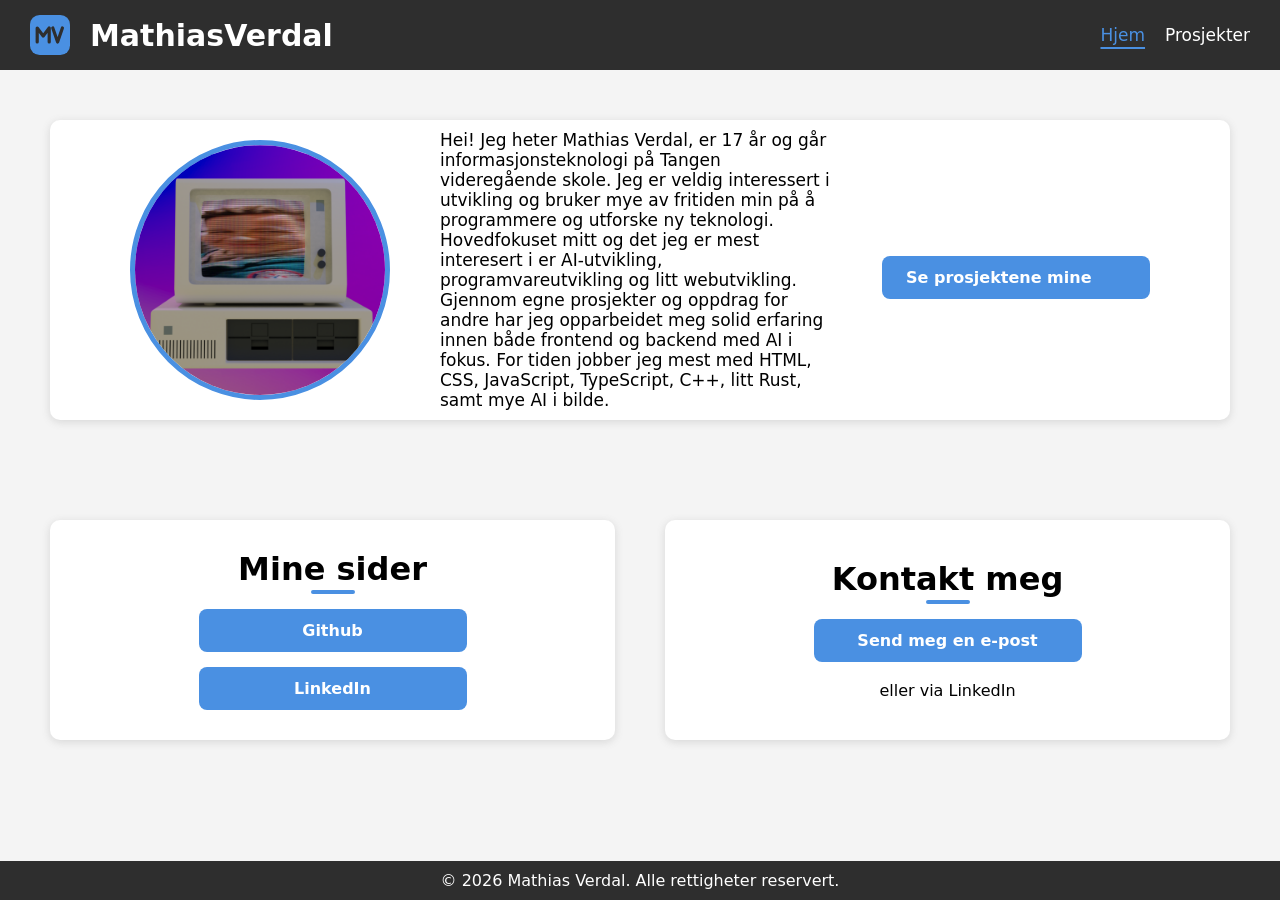
<file: berdal_portfolio/index.html>
<!DOCTYPE html>
<html lang="no">
<head>
    <meta charset="UTF-8">
    <meta name="viewport" content="width=device-width, initial-scale=1">
    <title>Mathias Verdal | Portfolio</title>
    <link rel="stylesheet" href="style.css">
    <link rel="icon" type="image/svg+xml" href="assets/logo.svg">
</head>
<body>
    <header>
        <img src="assets/logo.svg" alt="MV" class="mv_logo">
        <h1>MathiasVerdal</h1>
        <button class="menu-toggle" type="button" aria-label="Meny" aria-expanded="false" aria-controls="nav-links">
            <span></span><span></span><span></span>
        </button>
        <nav class="nav-links" id="nav-links">
            <a class="header-link active" href="index.html" aria-current="page">Hjem</a>
            <a class="header-link" href="projects.html">Prosjekter</a>
        </nav>
    </header>
    <div class="about">
        <img src="assets/berdal_logo.png" alt="Profilbilde" class="profile-image">
        <p>Hei! Jeg heter Mathias Verdal, er 17 år og går informasjonsteknologi på Tangen videregående skole. Jeg er veldig interessert i utvikling og bruker mye av fritiden min på å programmere og utforske ny teknologi. Hovedfokuset mitt og det jeg er mest interesert i er AI-utvikling, programvareutvikling og litt webutvikling. Gjennom egne prosjekter og oppdrag for andre har jeg opparbeidet meg solid erfaring innen både frontend og backend med AI i fokus. For tiden jobber jeg mest med HTML, CSS, JavaScript, TypeScript, C++, litt Rust, samt mye AI i bilde.</p>
        <a class="projects_button" href="projects.html">Se prosjektene mine</a>
    </div>
    <div class="content_home">
        <div class="mine_sider">
            <h1>Mine sider</h1>
            <hr>
            <a href="https://github.com/BerdalYe" target="_blank">Github</a>
            <a href="https://www.linkedin.com/in/mathias-verdal-079400261/" target="_blank">LinkedIn</a>
        </div>
        <div class="kontakt_meg">
            <h1>Kontakt meg</h1>
            <hr>
            <a href="mailto:mathiasverdal77@gmail.com">Send meg en e-post</a>
            <br>
            <p>eller via LinkedIn</p>
        </div>
    </div>
    <footer>
        <p>© 2026 Mathias Verdal. Alle rettigheter reservert.</p>
    </footer>
    <script src="script.js"></script>
</body>
</html>
</file>
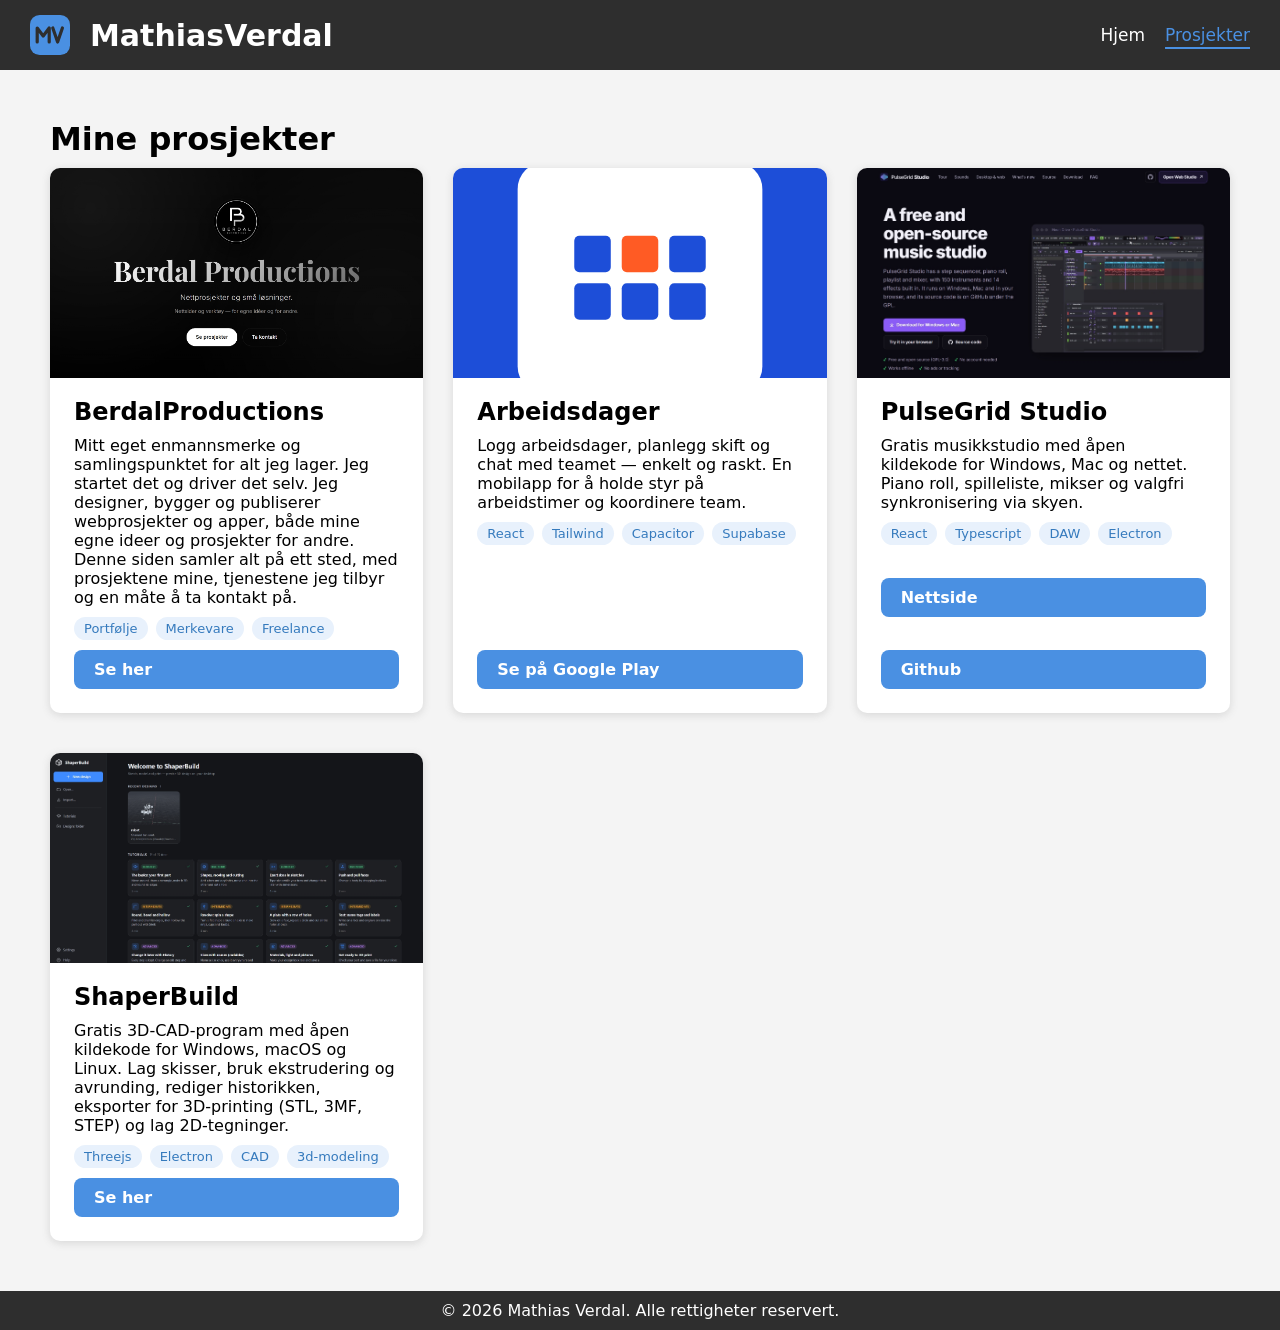
<file: berdal_portfolio/projects.html>
<!DOCTYPE html>
<html lang="no">
<head>
    <meta charset="UTF-8">
    <meta name="viewport" content="width=device-width, initial-scale=1">
    <title>Prosjekter | Mathias Verdal</title>
    <link rel="stylesheet" href="style.css">
    <link rel="icon" type="image/svg+xml" href="assets/logo.svg">
</head>
<body>
    <header>
        <img src="assets/logo.svg" alt="MV" class="mv_logo">
        <h1>MathiasVerdal</h1>
        <button class="menu-toggle" type="button" aria-label="Meny" aria-expanded="false" aria-controls="nav-links">
            <span></span><span></span><span></span>
        </button>
        <nav class="nav-links" id="nav-links">
            <a class="header-link" href="index.html">Hjem</a>
            <a class="header-link active" href="projects.html" aria-current="page">Prosjekter</a>
        </nav>
    </header>
    <div class="content_projects">
        <h1>Mine prosjekter</h1>
        <div class="project_grid">
            <article class="project_card">
                <img src="assets/berdalproductions.jpg" alt="Skjermbilde av BerdalProductions">
                <div class="project_body">
                    <h2>BerdalProductions</h2>
                    <p>Mitt eget enmannsmerke og samlingspunktet for alt jeg lager. Jeg startet det og driver det selv. Jeg designer, bygger og publiserer webprosjekter og apper, både mine egne ideer og prosjekter for andre. Denne siden samler alt på ett sted, med prosjektene mine, tjenestene jeg tilbyr og en måte å ta kontakt på.</p>
                    <ul class="tags">
                        <li>Portfølje</li><li>Merkevare</li><li>Freelance</li>
                    </ul>
                    <a class="project_link" href="https://berdalproductions.berdal.dev" target="_blank">Se her</a>
                </div>
            </article>
            <article class="project_card">
                <img src="assets/arbeidsdager.svg" alt="Skjermbilde av arbeidsdager">
                <div class="project_body">
                    <h2>Arbeidsdager</h2>
                    <p>Logg arbeidsdager, planlegg skift og chat med teamet — enkelt og raskt. En mobilapp for å holde styr på arbeidstimer og koordinere team.</p>
                    <ul class="tags">
                        <li>React</li><li>Tailwind</li><li>Capacitor</li><li>Supabase</li>
                    </ul>
                    <a class="project_link" href="https://play.google.com/store/apps/details?id=no.arbeidsdager.app" target="_blank">Se på Google Play</a>
                </div>
            </article>
            <article class="project_card">
                <img src="assets/pulsegridstudio.jpg" alt="Skjermbilde av pulsegrid studio">
                <div class="project_body">
                    <h2>PulseGrid Studio</h2>
                    <p>Gratis musikkstudio med åpen kildekode for Windows, Mac og nettet. Piano roll, spilleliste, mikser og valgfri synkronisering via skyen.</p>
                    <ul class="tags">
                        <li>React</li><li>Typescript</li><li>DAW</li><li>Electron</li>
                    </ul>
                    <a class="project_link" href="https://pulsegridstudio.netlify.app" target="_blank">Nettside</a>
                    <a class="project_link" href="https://github.com/BerdalYe/pulsegrid-studio" target="_blank">Github</a>
                </div>
            </article>
            <article class="project_card">
                <img src="assets/shaperbuild.jpg" alt="Skjermbilde av shaperbuild">
                <div class="project_body">
                    <h2>ShaperBuild</h2>
                    <p>Gratis 3D-CAD-program med åpen kildekode for Windows, macOS og Linux. Lag skisser, bruk ekstrudering og avrunding, rediger historikken, eksporter for 3D-printing (STL, 3MF, STEP) og lag 2D-tegninger.</p>
                    <ul class="tags">
                        <li>Threejs</li><li>Electron</li><li>CAD</li><li>3d-modeling</li>
                    </ul>
                    <a class="project_link" href="https://github.com/BerdalYe/ShaperBuild" target="_blank">Se her</a>
                </div>
            </article>
        </div>
    </div>
    <footer>
        <p>© 2026 Mathias Verdal. Alle rettigheter reservert.</p>
    </footer>
    <script src="script.js"></script>
</body>
</html>
</file>
<file: berdal_portfolio/style.css>
* { 
    margin: 0px;
    padding: 0px;
}

body {
  background-color: #f4f4f4;
  font-family: system-ui, -apple-system, BlinkMacSystemFont, 'Segoe UI', Roboto, Oxygen, Ubuntu, Cantarell, 'Open Sans', 'Helvetica Neue', sans-serif;
  margin: 0;
  min-height: 100vh;
  display: flex;
  flex-direction: column;
}

header {
  background: #2E2E2E;
  padding: 15px 30px;
  display: flex;
  align-items: center;
  gap: 20px;
  position: sticky;
  top: 0;
  z-index: 100;
}

header h1 {
  color: #FFFFFF;
  font-size: 30px;
  margin: 0;
  margin-right: auto;
}

header a {
  color: #FFFFFF;
  font-size: 17px;
  text-decoration: none;
}

.nav-links {
  display: flex;
  gap: 20px;
}

.menu-toggle {
  display: none;
  background: none;
  border: none;
  padding: 8px;
  cursor: pointer;
  flex-direction: column;
  gap: 5px;
}

.menu-toggle span {
  display: block;
  width: 24px;
  height: 3px;
  background-color: #FFFFFF;
  border-radius: 2px;
  transition: transform 0.2s, opacity 0.2s;
}

.menu-toggle:focus-visible {
  outline: 3px solid #4A90E2;
  outline-offset: 2px;
}

.menu-toggle[aria-expanded="true"] span:nth-child(1) {
  transform: translateY(8px) rotate(45deg);
}

.menu-toggle[aria-expanded="true"] span:nth-child(2) {
  opacity: 0;
}

.menu-toggle[aria-expanded="true"] span:nth-child(3) {
  transform: translateY(-8px) rotate(-45deg);
}

.header-link:hover {
  color: #4A90E2;
  text-decoration: underline;
}

.header-link.active {
  color: #4A90E2;
  text-decoration: underline;
  text-underline-offset: 6px;
  text-decoration-thickness: 2px;
}

footer {
  background: #2e2e2e;
  color: #ffffff;
  text-align: center;
  padding: 10px 20px;
  margin-top: auto;
}

.about {
  border-radius: 10px;
  box-shadow: rgba(99, 99, 99, 0.2) 0px 2px 8px 0px;
  padding-left: 80px;
  margin-left: 50px;
  margin-right: 50px;
  margin-top: 50px;
  background-color: #FFFFFF;
  display: flex;
  align-items: center;
}

.about p {
  font-size: 17px;
  margin-left: 50px;
  margin-right: 50px;
}

.content_home {
  margin-left: 50px;
  margin-right: 50px;
  margin-top: 100px;
  margin-bottom: 50px;
  display: flex;
  gap: 50px;
}

.mine_sider,
.kontakt_meg {
  flex: 1;
  border-radius: 10px;
  box-shadow: rgba(99, 99, 99, 0.2) 0px 2px 8px 0px;
  padding: 30px 40px;
  background-color: #FFFFFF;
  display: flex;
  flex-direction: column;
  align-items: center;
  justify-content: center;
  text-align: center;
}

.projects_button {
  flex-shrink: 0;
  margin-right: 80px;
}

.mine_sider a,
.kontakt_meg a,
.projects_button {
  display: inline-block;
  min-width: 220px;
  margin-top: 15px;
  padding: 12px 24px;
  background-color: #4A90E2;
  color: #FFFFFF;
  text-decoration: none;
  font-weight: 600;
  border-radius: 8px;
  transition: background-color 0.2s, box-shadow 0.2s;
}

.mine_sider a:hover,
.kontakt_meg a:hover,
.projects_button:hover {
  background-color: #357ABD;
  box-shadow: rgba(74, 144, 226, 0.4) 0px 4px 12px;
}

.mine_sider a:focus-visible,
.kontakt_meg a:focus-visible,
.projects_button:focus-visible {
  outline: 3px solid #2E2E2E;
    outline-offset: 2px;
  }

.content_projects {
  margin: 50px;
}

.content-projects h1 {
  margin-bottom: 30px;
}

.project_grid {
  display: grid;
  grid-template-columns: repeat(auto-fill, minmax(min(300px, 100%), 1fr));
  gap: 30px;
}

.project_card {
  background-color: #FFFFFF;
  border-radius: 10px;
  margin-top: 10px;
  box-shadow: rgba(99, 99, 99, 0.2) 0px 2px 8px 0px;
  overflow: hidden;
  display: flex;
  flex-direction: column;
  transition: transform 0.2s, box-shadow 0.2s;
}

.project_card:hover {
  transform: translateY(-4px);
  box-shadow: rgba(99, 99, 99, 0.3) 0px 6px 16px 0px;
}

.project_card img {
  width: 100%;
  aspect-ratio: 16 / 9;
  object-fit: cover;
}

.project_body {
  padding: 20px 24px 24px;
  display: flex;
  flex-direction: column;
  gap: 10px;
  flex: 1;
}

.tags {
  display: flex;
  flex-wrap: wrap;
  gap: 8px;
  list-style: none;
}

.tags li {
  font-size: 13px;
  padding: 4px 10px;
  border-radius: 999px;
  background-color: #E8F1FC;
  color: #357ABD;
}

.project_link {
  margin-top: auto;    
  padding: 10px 20px;
  background-color: #4A90E2;
  color: #FFFFFF;
  text-decoration: none;
  font-weight: 600;
  border-radius: 8px;
}

.project_link:hover { 
  background-color: #357ABD; 
}

hr{
  border: solid 2.5px #4A90E2;
  width: 40px;
  border-radius: 8px;
  margin-top: 2px;
}

.profile-image {
  width: 250px;
  height: 250px;
  margin-top: 20px;
  margin-bottom: 20px;
  border-radius: 50%;
  border: 5px solid #4A90E2;
  
}

.mv_logo {
  width: 40px;
  height: auto;
}

@media (max-width: 900px) {
  .about {
    flex-direction: column;
    padding: 0 24px 24px;
    margin: 30px 20px 0;
  }

  .about p {
    margin: 0;
  }

  .content_home {
    flex-direction: column;
    gap: 20px;
    margin: 30px 20px;
  }

  .projects_button {
    margin: 20px 0 0;
  }
}

@media (max-width: 600px) {
  header {
    padding: 12px 16px;
  }

  header h1 {
    font-size: 22px;
  }

  .menu-toggle {
    display: flex;
  }

  .nav-links {
    display: none;
    position: absolute;
    top: 100%;
    left: 0;
    right: 0;
    flex-direction: column;
    gap: 0;
    background: #2E2E2E;
    border-top: 1px solid #4a4a4a;
    box-shadow: rgba(0, 0, 0, 0.3) 0px 8px 12px;
  }

  .nav-links.open {
    display: flex;
  }

  .nav-links a {
    padding: 14px 16px;
  }

  .profile-image {
    width: 180px;
    height: 180px;
  }

  .about p {
    font-size: 16px;
  }

  .mine_sider,
  .kontakt_meg {
    padding: 24px 20px;
  }

  .mine_sider a,
  .kontakt_meg a,
  .projects_button {
    min-width: 0;
    width: 100%;
    max-width: 200px;
    margin-top: 10px;
    padding: 9px 16px;
    font-size: 15px;
  }

  .content_projects {
    margin: 20px;
  }
}
</file>
